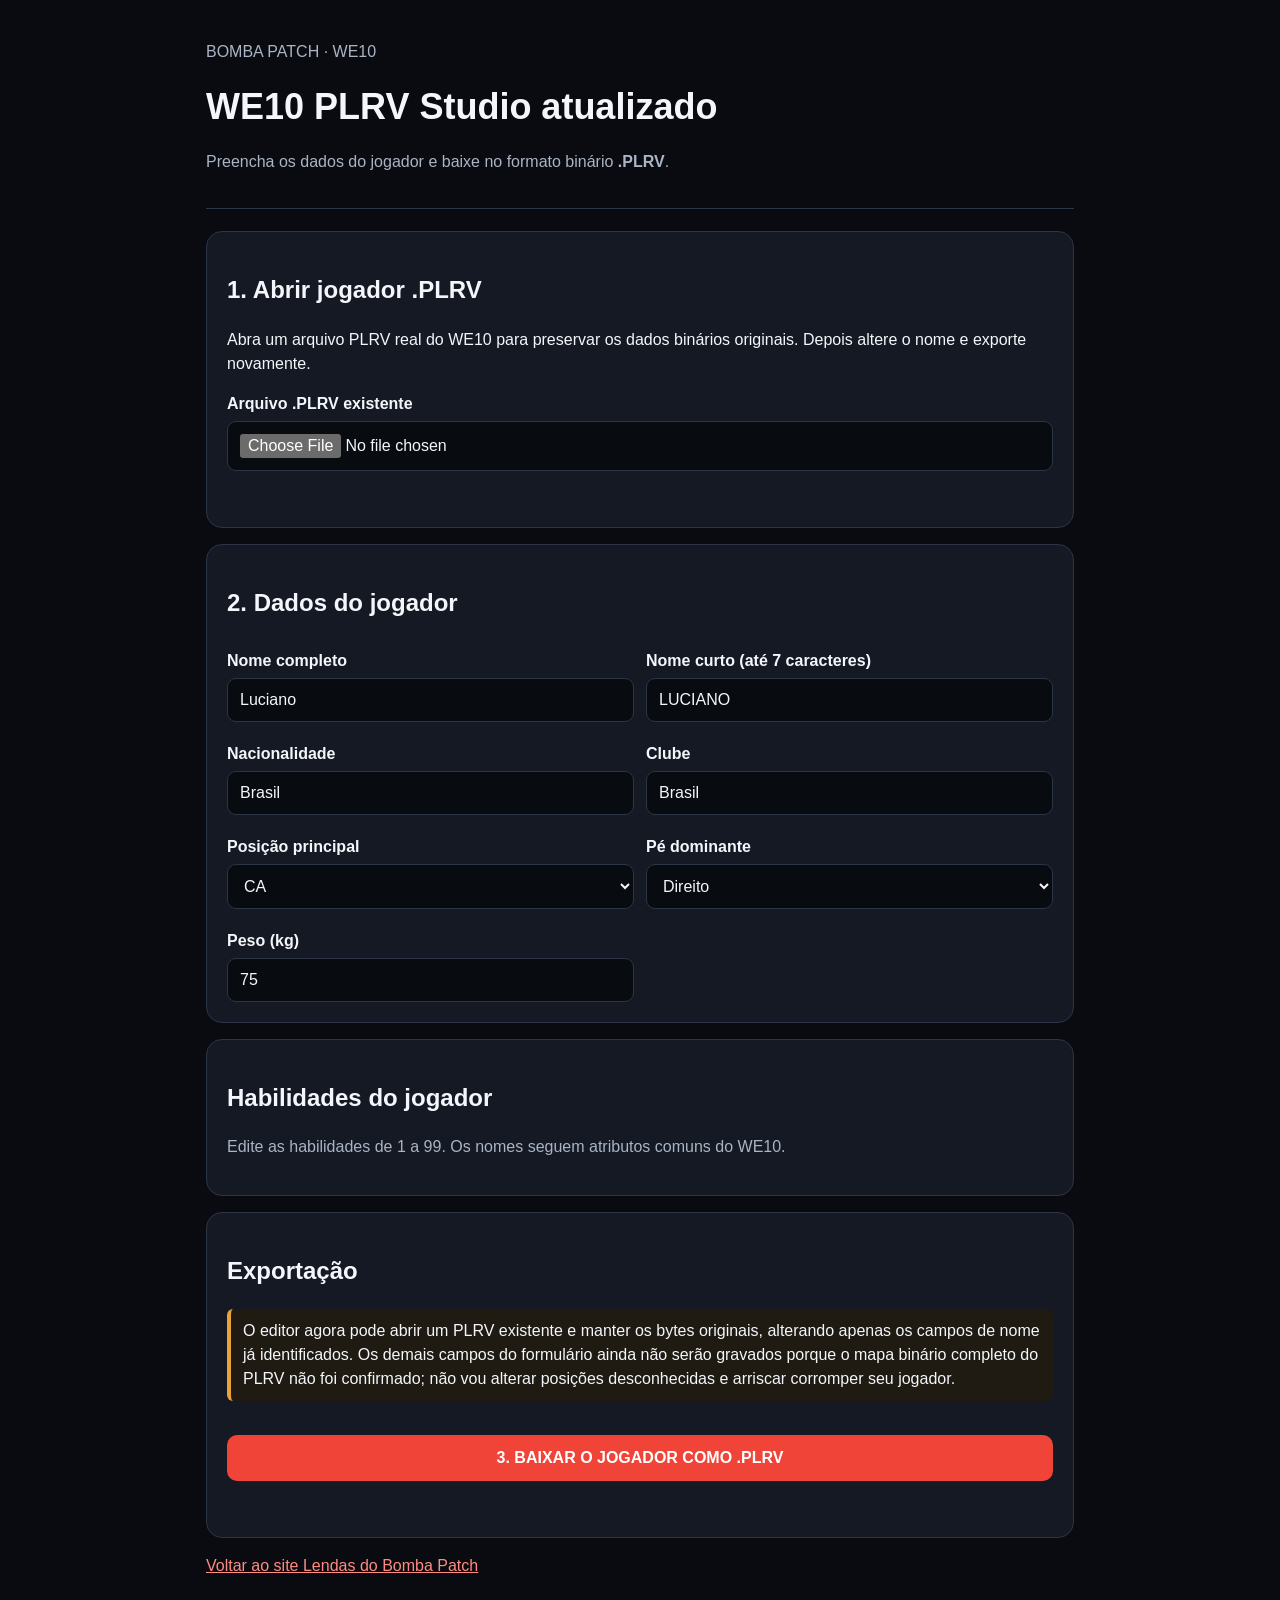
<file: gerador-plrv/index.html>
<!doctype html>
<html lang="pt-BR">
<head>
<meta charset="utf-8"><meta name="viewport" content="width=device-width,initial-scale=1">
<title>WE10 PLRV Studio atualizado</title>
<style>
:root{color-scheme:dark;--bg:#090b10;--panel:#141923;--line:#2c3545;--red:#f04438;--text:#f4f6fb;--muted:#aab4c4}
*{box-sizing:border-box}body{margin:0;background:var(--bg);color:var(--text);font:16px/1.5 Arial,sans-serif}main{max-width:900px;margin:auto;padding:24px 16px 48px}.top{border-bottom:1px solid var(--line);padding-bottom:18px;margin-bottom:22px}h1{font-size:clamp(25px,5vw,36px);margin:0 0 8px}.sub,.note{color:var(--muted)}.panel{background:var(--panel);border:1px solid var(--line);border-radius:16px;padding:20px;margin:16px 0}.grid{display:grid;grid-template-columns:repeat(2,minmax(0,1fr));gap:12px}.attrs{display:grid;grid-template-columns:repeat(3,minmax(0,1fr));gap:12px}label{display:block;font-weight:700;margin:8px 0 5px}input,select{width:100%;padding:12px;border-radius:9px;border:1px solid var(--line);background:#080b10;color:var(--text);font-size:16px}button{border:0;border-radius:10px;background:var(--red);color:white;font-weight:700;padding:14px 18px;font-size:16px;cursor:pointer;width:100%;margin-top:18px}.warning{border-left:4px solid #e7a23b;padding:10px 12px;background:#201b12;border-radius:6px}.ok{min-height:24px;color:#9be3b0;margin-top:12px}a{color:#ff8b82}@media(max-width:600px){.grid,.attrs{grid-template-columns:1fr 1fr}}@media(max-width:400px){.grid,.attrs{grid-template-columns:1fr}}
</style>
</head>
<body><main>
<header class="top"><p class="sub">BOMBA PATCH · WE10</p><h1>WE10 PLRV Studio atualizado</h1><p class="sub">Preencha os dados do jogador e baixe no formato binário <b>.PLRV</b>.</p></header>
<section class="panel"><h2>1. Abrir jogador .PLRV</h2><p>Abra um arquivo PLRV real do WE10 para preservar os dados binários originais. Depois altere o nome e exporte novamente.</p><label for="plrvFile">Arquivo .PLRV existente</label><input id="plrvFile" type="file" accept=".plrv,.PLRV,application/octet-stream"><div id="loadStatus" class="ok" role="status"></div></section><section class="panel"><h2>2. Dados do jogador</h2><div class="grid">
<div><label for="fullName">Nome completo</label><input id="fullName" maxlength="15" value="Luciano"></div>
<div><label for="shortName">Nome curto (até 7 caracteres)</label><input id="shortName" maxlength="7" value="LUCIANO"></div>
<div><label for="nationality">Nacionalidade</label><input id="nationality" value="Brasil" placeholder="Ex.: Brasil"></div>
<div><label for="club">Clube</label><input id="club" value="Brasil" placeholder="Nome do clube"></div>
<div><label for="position">Posição principal</label><select id="position"><option>GOL</option><option>LD</option><option>ZD</option><option>ZC</option><option>ZE</option><option>LE</option><option>VOL</option><option>MC</option><option>MEI</option><option>PD</option><option>PE</option><option>SA</option><option selected>CA</option></select></div>
<div><label for="foot">Pé dominante</label><select id="foot"><option value="D" selected>Direito</option><option value="E">Esquerdo</option></select></div>
<div><label for="weight">Peso (kg)</label><input id="weight" type="number" min="35" max="150" value="75"></div>
</div></section>
<section class="panel"><h2>Habilidades do jogador</h2><p class="note">Edite as habilidades de 1 a 99. Os nomes seguem atributos comuns do WE10.</p><div class="attrs" id="attrs"></div></section>
<section class="panel"><h2>Exportação</h2><p class="warning">O editor agora pode abrir um PLRV existente e manter os bytes originais, alterando apenas os campos de nome já identificados. Os demais campos do formulário ainda não serão gravados porque o mapa binário completo do PLRV não foi confirmado; não vou alterar posições desconhecidas e arriscar corromper seu jogador.</p><button id="download">3. BAIXAR O JOGADOR COMO .PLRV</button><div id="status" class="ok" role="status"></div></section>
<p class="note"><a href="../">Voltar ao site Lendas do Bomba Patch</a></p>
</main>
<script>
const TEMPLATE_BASE64 = "TgBpAGsAbwBsAGEAIABWAGEAcwBpAGwAagAAAAAAAABOSUtPTEEAAAAAAAAAAAAARHIAAAAAnlxSQUZIYEk2PDg2QEgoUyglJCpSSzdCTl2dpoAAAA6gAC1UIniEQApsgxAAAA8AAABAd3d3dwcAADseAFCq2rxsh00Xaw==";
const names=["Ataque","Defesa","Equilíbrio","Resistência","Velocidade máxima","Aceleração","Resposta","Agilidade","Precisão de drible","Velocidade de drible","Precisão de passe curto","Velocidade de passe curto","Precisão de passe longo","Velocidade de passe longo","Precisão de chute","Potência de chute","Técnica de chute","Precisão de falta","Efeito","Precisão de cabeça","Salto","Técnica","Agressividade","Mentalidade","Habilidade de goleiro","Trabalho em equipe"];
document.getElementById("attrs").innerHTML=names.map((n,i)=>'<div><label for="a'+i+'">'+n+'</label><input id="a'+i+'" type="number" min="1" max="99" value="70"></div>').join("");
let sourceBytes=null;
function decodeName(bytes,start,end){let out="";for(let i=start;i+1<end;i+=2){const n=bytes[i]|(bytes[i+1]<<8);if(!n)break;out+=String.fromCharCode(n);}return out;}
function makeBytes(fullName,shortName){
 const raw=sourceBytes?null:atob(TEMPLATE_BASE64),bytes=sourceBytes?sourceBytes.slice():Uint8Array.from(raw,c=>c.charCodeAt(0));
 if(bytes.length!==124)throw new Error("Modelo PLRV inválido: esperado 124 bytes.");
 const full=fullName.trim(),short=shortName.trim().toUpperCase().normalize("NFD").replace(/[\u0300-\u036f]/g,"").replace(/[^A-Z0-9 _-]/g,"");
 if(!full)throw new Error("Digite o nome completo.");if(full.length>15)throw new Error("Use até 15 caracteres no nome.");if(!short||short.length>7)throw new Error("O nome curto deve ter de 1 a 7 caracteres.");
 bytes.fill(0,0,32);for(let i=0;i<full.length;i++){const n=full.charCodeAt(i);if(n>0xffff)throw new Error("Use caracteres simples no nome.");bytes[i*2]=n&255;bytes[i*2+1]=(n>>8)&255;}
 bytes.fill(0,32,40);bytes.set(new TextEncoder().encode(short).slice(0,7),32);return bytes;
}
document.getElementById("plrvFile").addEventListener("change",async e=>{const file=e.target.files&&e.target.files[0];if(!file)return;try{const b=new Uint8Array(await file.arrayBuffer());if(b.length!==124){document.getElementById("loadStatus").textContent="Arquivo carregado com "+b.length+" bytes. O modelo conhecido tem 124 bytes; por segurança, este editor só aceita o formato de 124 bytes.";sourceBytes=null;return;}sourceBytes=b;const full=decodeName(b,0,32);document.getElementById("fullName").value=full;let short="";for(let i=32;i<39&&b[i];i++)short+=String.fromCharCode(b[i]);document.getElementById("shortName").value=short;document.getElementById("loadStatus").textContent="PLRV carregado: "+file.name+" ("+b.length+" bytes). Os dados binários originais serão preservados, exceto os campos de nome."; }catch(err){document.getElementById("loadStatus").textContent="Não foi possível abrir o arquivo.";}});\ndocument.getElementById("download").addEventListener("click",()=>{const status=document.getElementById("status");try{
 const full=document.getElementById("fullName").value,short=document.getElementById("shortName").value,bytes=makeBytes(full,short);
 const url=URL.createObjectURL(new Blob([bytes],{type:"application/octet-stream"})),a=document.createElement("a");
 a.href=url;const base=(short.normalize("NFD").replace(/[\u0300-\u036f]/g,"").replace(/[^a-zA-Z0-9_-]/g,"_")||"JOGADOR").toUpperCase();a.download=base+".PLRV";
 document.body.appendChild(a);a.click();a.remove();setTimeout(()=>URL.revokeObjectURL(url),1000);
 status.textContent="Download .PLRV iniciado ("+bytes.length+" bytes). Os nomes foram atualizados e os demais bytes do arquivo foram preservados.";
}catch(e){status.textContent=e.message;}});
</script></body></html>
</file>
